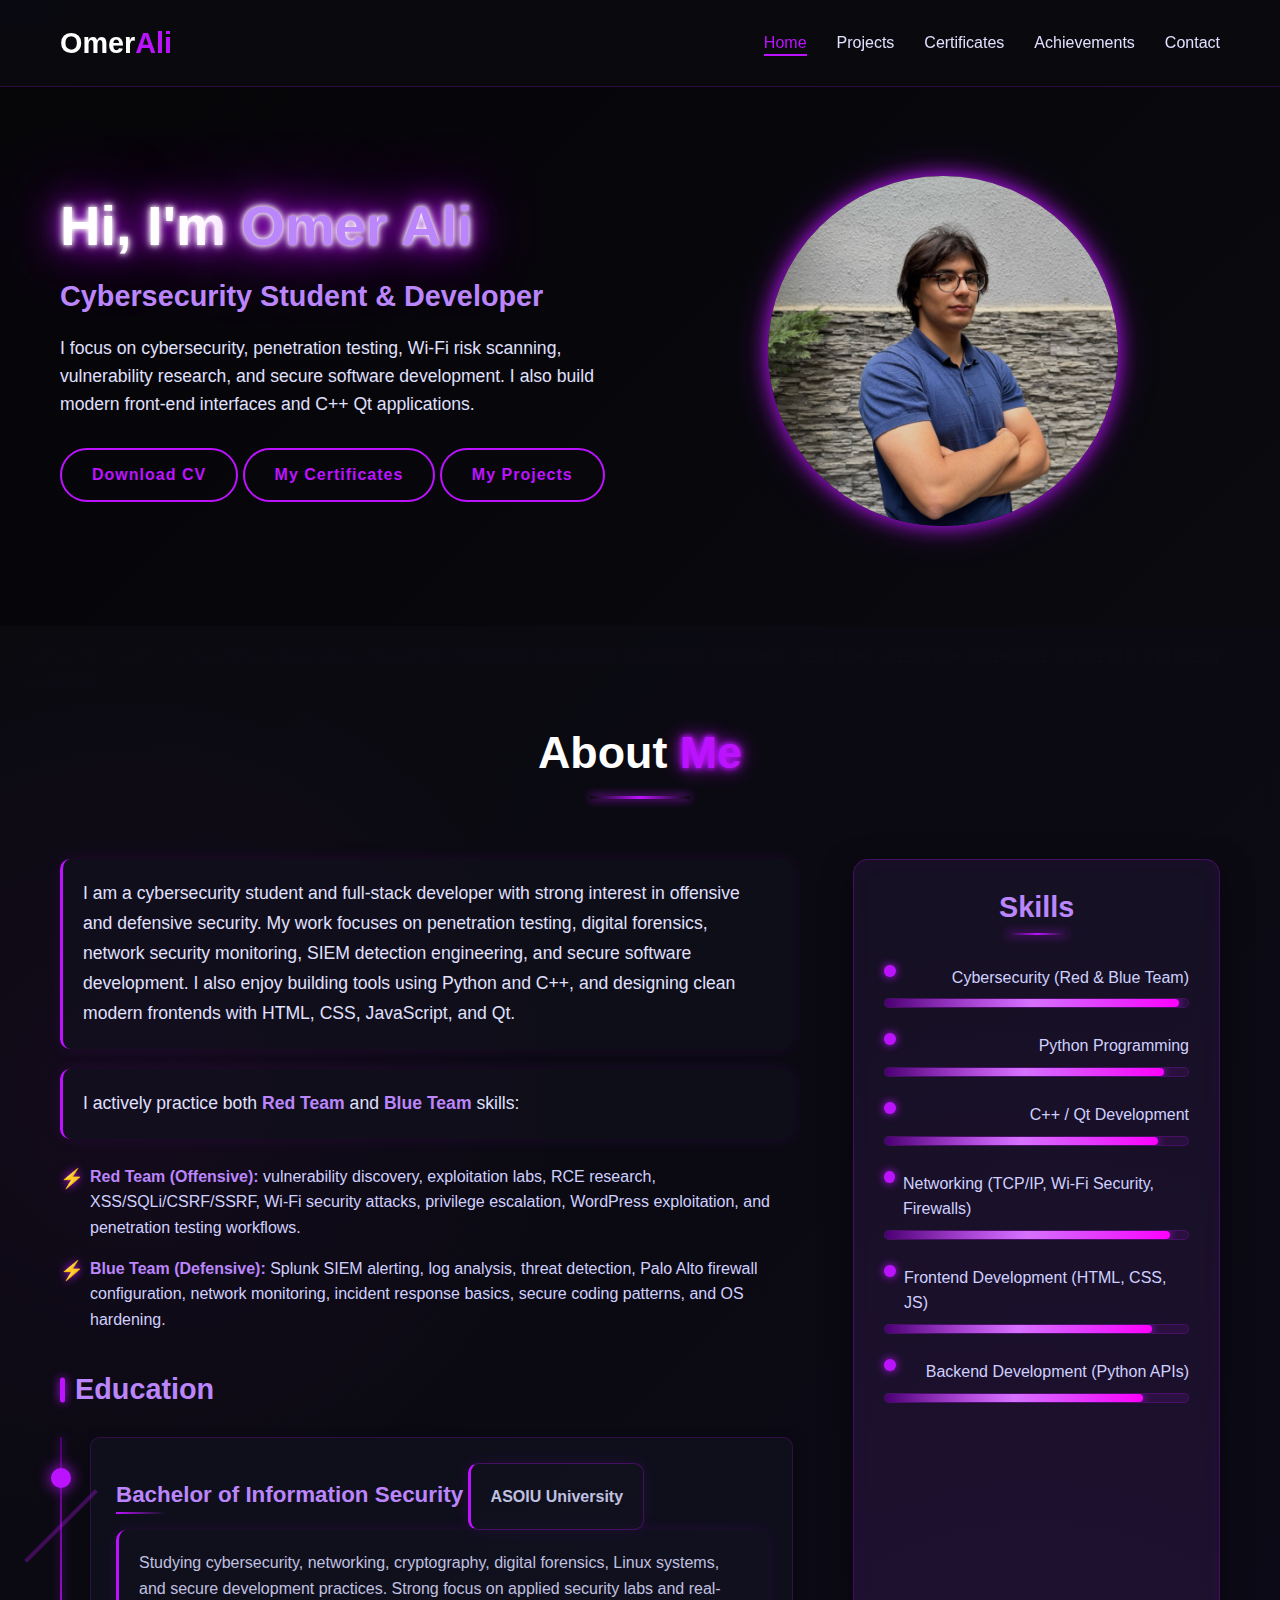
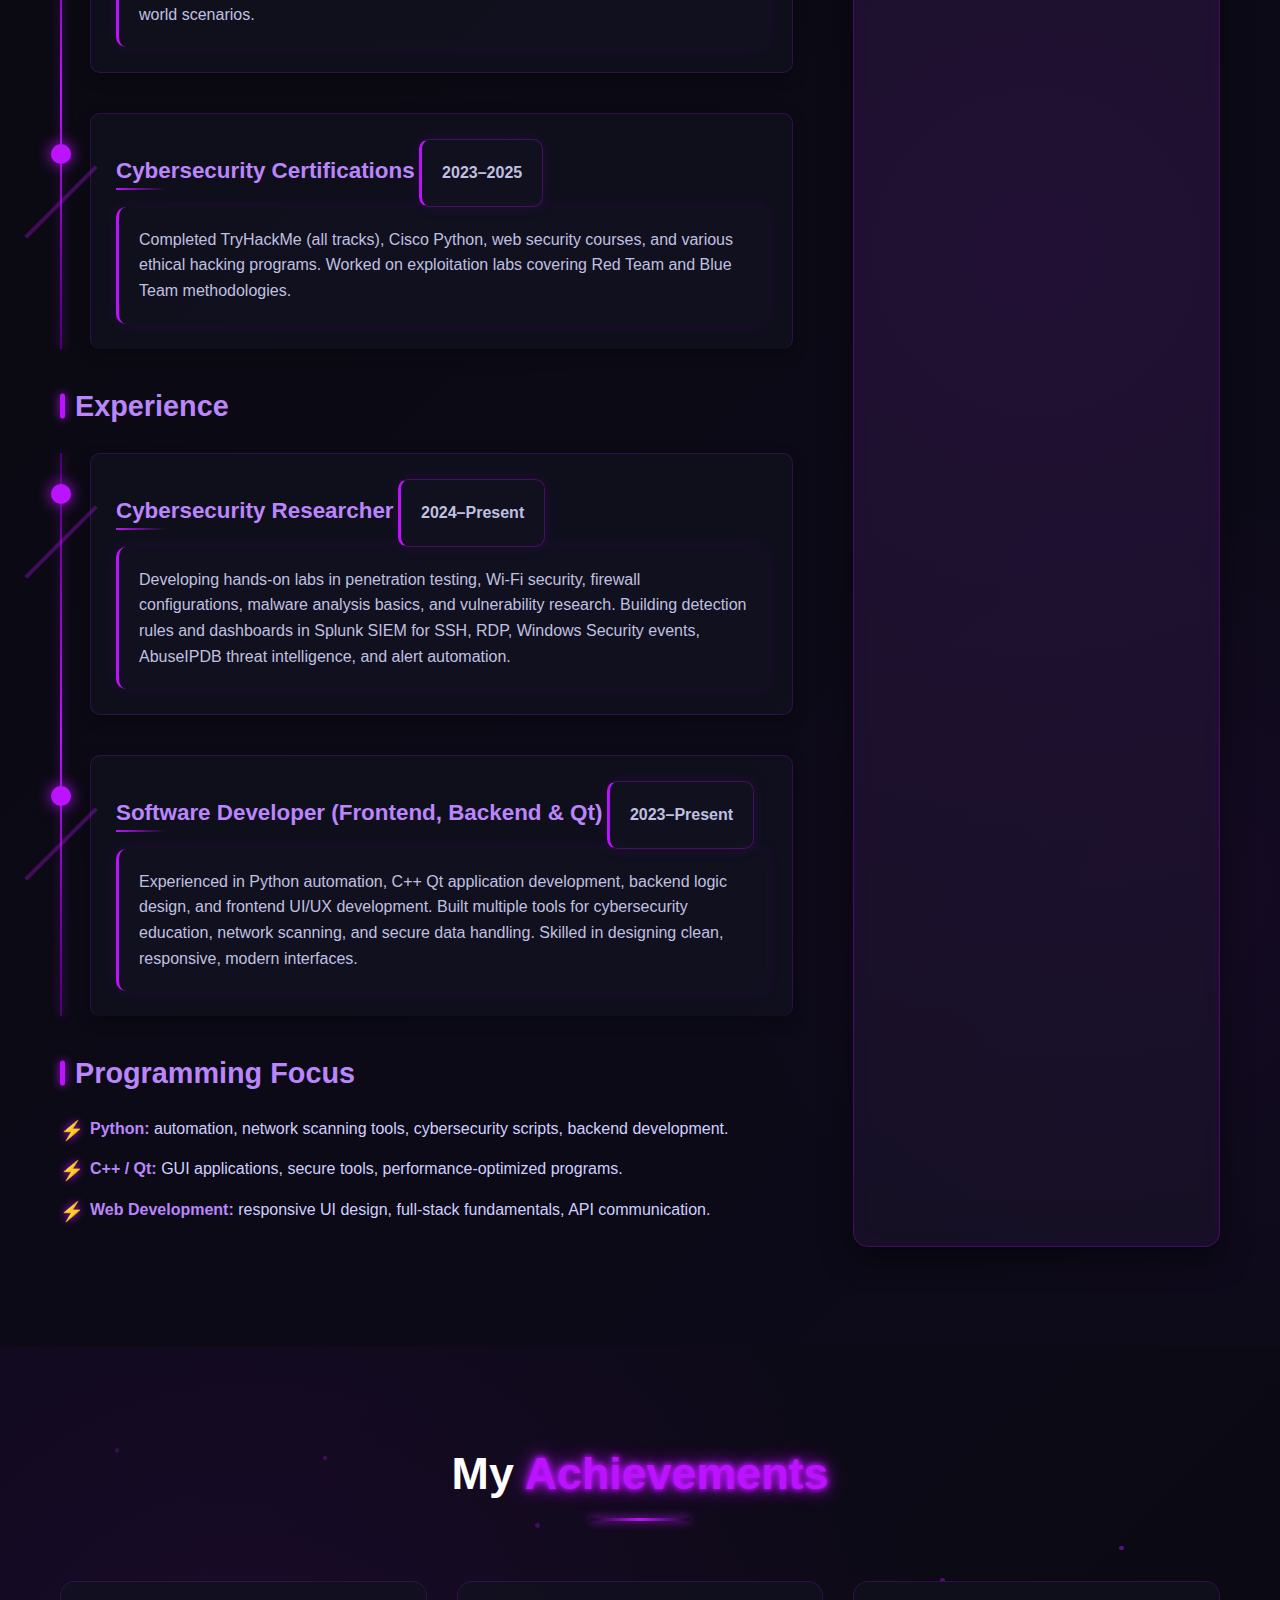
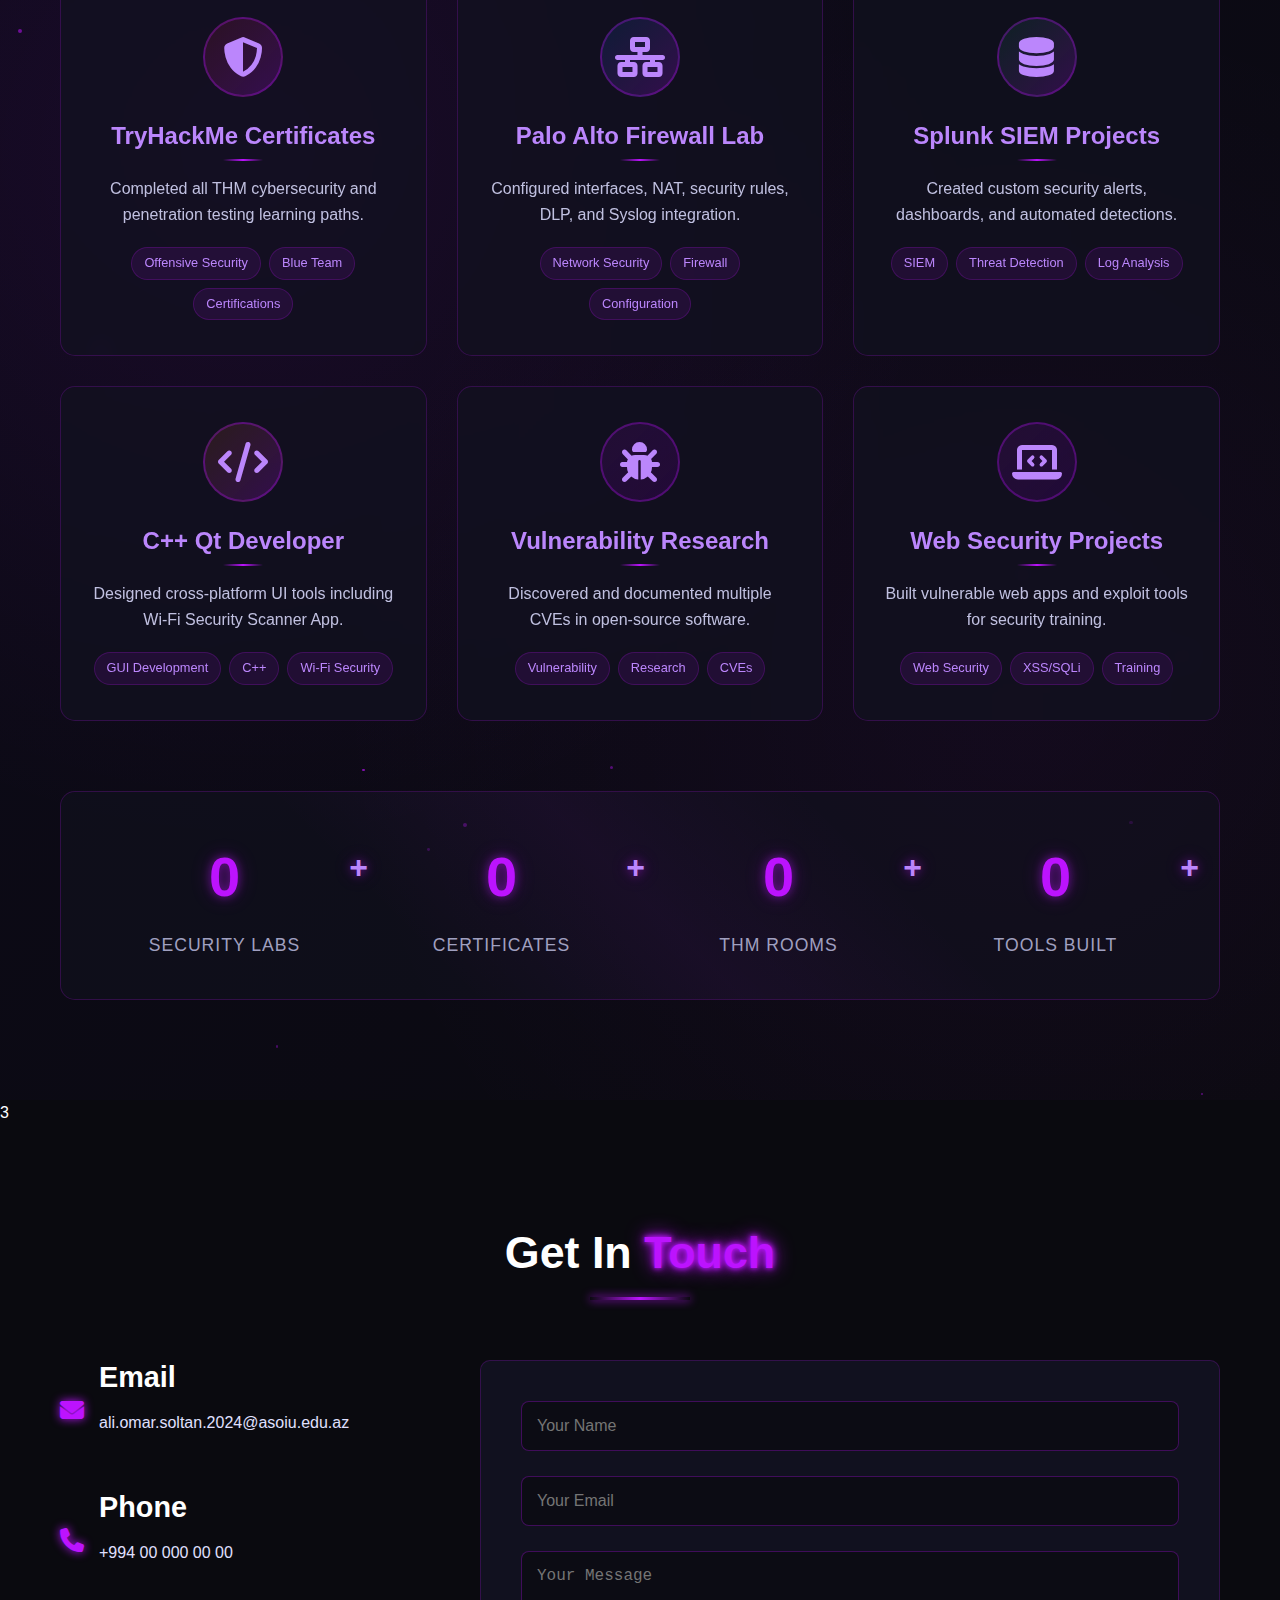
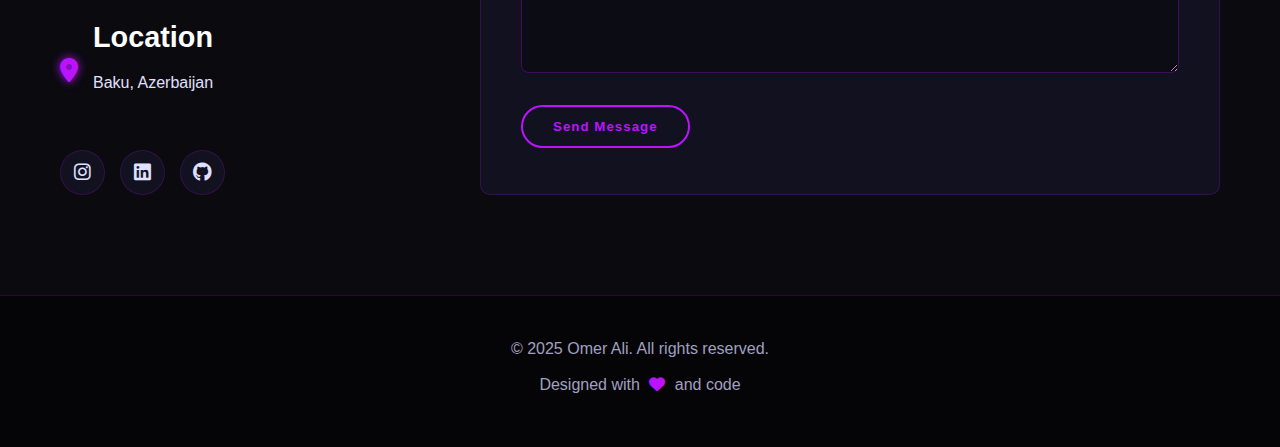
<file: index.html>
<!DOCTYPE html>
<html lang="en">
<head>
    <meta charset="UTF-8">
    <meta name="viewport" content="width=device-width, initial-scale=1.0">
    <title>Omer Ali | Portfolio</title>
    <link rel="stylesheet" href="assets/style.css">
    <link rel="stylesheet" href="https://cdnjs.cloudflare.com/ajax/libs/font-awesome/6.4.0/css/all.min.css">
</head>
<body>

<!-- Floating Social Bar -->
<div class="floating-social">
    <a href="https://www.instagram.com/omar.alllli/" target="_blank"><i class="fab fa-instagram"></i></a>
    <a href="https://www.linkedin.com/in/omar-ali-91957b356/" target="_blank"><i class="fab fa-linkedin"></i></a>
    <a href="#"><i class="fab fa-github"></i></a>
</div>

<!-- Navigation -->
<nav class="navbar">
    <div class="container">
        <a href="index.html" class="logo">Omer<span>Ali</span></a>
        <div class="nav-toggle" id="navToggle">
            <i class="fas fa-bars"></i>
        </div>
        <ul class="nav-menu" id="navMenu">
            <li><a href="index.html" class="active">Home</a></li>
            <li><a href="projects.html">Projects</a></li>
            <li><a href="certificates.html">Certificates</a></li>
            <li><a href="#achievements">Achievements</a></li>
            <li><a href="#contact">Contact</a></li>
        </ul>
    </div>
</nav>

<!-- Hero Section -->
<header class="hero">
    <div class="container">
        <div class="hero-content">
            <div class="hero-text">
                <h1 class="neon-text">Hi, I'm <span>Omer Ali</span></h1>
                <h2>Cybersecurity Student & Developer</h2>
                <p>I focus on cybersecurity, penetration testing, Wi-Fi risk scanning, vulnerability research, and secure software development. I also build modern front-end interfaces and C++ Qt applications.</p>

                <div class="hero-buttons">
                    <a href="omar.ali.cv.pdf" class="btn" target="_blank">Download CV</a>
                    <a href="certificates.html" class="btn">My Certificates</a>
                    <a href="projects.html" class="btn">My Projects</a>
                </div>
            </div>

            <div class="hero-image">
                <div class="profile-photo">
                    <img src="1762420438483.jpg" alt="Omer Ali">
                    <div class="neon-border"></div>
                </div>
            </div>
        </div>
    </div>
</header>

<section class="section about">
    <div class="container">
        <h2 class="section-title">About <span>Me</span></h2>

        <div class="about-content">

            <!-- ABOUT TEXT -->
            <div class="about-text">
                <p>
                    I am a cybersecurity student and full-stack developer with strong interest in
                    offensive and defensive security. My work focuses on penetration testing,
                    digital forensics, network security monitoring, SIEM detection engineering,
                    and secure software development. I also enjoy building tools using Python and
                    C++, and designing clean modern frontends with HTML, CSS, JavaScript, and Qt.
                </p>

                <p>
                    I actively practice both <strong>Red Team</strong> and <strong>Blue Team</strong> skills:
                </p>

                <ul>
                    <li><strong>Red Team (Offensive):</strong> vulnerability discovery, exploitation labs, RCE research, XSS/SQLi/CSRF/SSRF, Wi-Fi security attacks, privilege escalation, WordPress exploitation, and penetration testing workflows.</li>
                    <li><strong>Blue Team (Defensive):</strong> Splunk SIEM alerting, log analysis, threat detection, Palo Alto firewall configuration, network monitoring, incident response basics, secure coding patterns, and OS hardening.</li>
                </ul>

                <h3>Education</h3>
                <div class="timeline">

                    <div class="timeline-item">
                        <h4>Bachelor of Information Security</h4>
                        <p class="timeline-date">ASOIU University</p>
                        <p>
                            Studying cybersecurity, networking, cryptography, digital forensics, Linux systems,
                            and secure development practices. Strong focus on applied security labs and real-world scenarios.
                        </p>
                    </div>

                    <div class="timeline-item">
                        <h4>Cybersecurity Certifications</h4>
                        <p class="timeline-date">2023–2025</p>
                        <p>
                            Completed TryHackMe (all tracks), Cisco Python, web security courses, and various ethical hacking
                            programs. Worked on exploitation labs covering Red Team and Blue Team methodologies.
                        </p>
                    </div>
                </div>

                <h3>Experience</h3>
                <div class="timeline">

                    <div class="timeline-item">
                        <h4>Cybersecurity Researcher</h4>
                        <p class="timeline-date">2024–Present</p>
                        <p>
                            Developing hands-on labs in penetration testing, Wi-Fi security, firewall configurations,
                            malware analysis basics, and vulnerability research.
                            Building detection rules and dashboards in Splunk SIEM for SSH, RDP, Windows Security events,
                            AbuseIPDB threat intelligence, and alert automation.
                        </p>
                    </div>

                    <div class="timeline-item">
                        <h4>Software Developer (Frontend, Backend & Qt)</h4>
                        <p class="timeline-date">2023–Present</p>
                        <p>
                            Experienced in Python automation, C++ Qt application development, backend logic design,
                            and frontend UI/UX development. Built multiple tools for cybersecurity education, network scanning,
                            and secure data handling. Skilled in designing clean, responsive, modern interfaces.
                        </p>
                    </div>
                </div>

                <h3>Programming Focus</h3>
                <ul>
                    <li><strong>Python:</strong> automation, network scanning tools, cybersecurity scripts, backend development.</li>
                    <li><strong>C++ / Qt:</strong> GUI applications, secure tools, performance-optimized programs.</li>
                    <li><strong>Web Development:</strong> responsive UI design, full-stack fundamentals, API communication.</li>
                </ul>

            </div>

            <!-- SKILLS -->
            <div class="skills">
                <h3>Skills</h3>

                <div class="skill-item">
                    <p>Cybersecurity (Red & Blue Team)</p>
                    <div class="skill-bar"><div class="skill-level" style="width: 97%"></div></div>
                </div>

                <div class="skill-item">
                    <p>Python Programming</p>
                    <div class="skill-bar"><div class="skill-level" style="width: 92%"></div></div>
                </div>

                <div class="skill-item">
                    <p>C++ / Qt Development</p>
                    <div class="skill-bar"><div class="skill-level" style="width: 90%"></div></div>
                </div>

                <div class="skill-item">
                    <p>Networking (TCP/IP, Wi-Fi Security, Firewalls)</p>
                    <div class="skill-bar"><div class="skill-level" style="width: 94%"></div></div>
                </div>

                <div class="skill-item">
                    <p>Frontend Development (HTML, CSS, JS)</p>
                    <div class="skill-bar"><div class="skill-level" style="width: 88%"></div></div>
                </div>

                <div class="skill-item">
                    <p>Backend Development (Python APIs)</p>
                    <div class="skill-bar"><div class="skill-level" style="width: 85%"></div></div>
                </div>

            </div>
        </div>
    </div>
</section>


<!-- Achievements Section -->
<section class="section achievements" id="achievements">
    <div class="container">
        <h2 class="section-title">My <span>Achievements</span></h2>

        <div class="achievements-grid">
            <div class="achievement-box">
                <div class="achievement-icon">
                    <i class="fas fa-shield-halved"></i>
                </div>
                <h3>TryHackMe Certificates</h3>
                <p>Completed all THM cybersecurity and penetration testing learning paths.</p>
                <div class="achievement-tags">
                    <span>Offensive Security</span>
                    <span>Blue Team</span>
                    <span>Certifications</span>
                </div>
            </div>

            <div class="achievement-box">
                <div class="achievement-icon">
                    <i class="fas fa-network-wired"></i>
                </div>
                <h3>Palo Alto Firewall Lab</h3>
                <p>Configured interfaces, NAT, security rules, DLP, and Syslog integration.</p>
                <div class="achievement-tags">
                    <span>Network Security</span>
                    <span>Firewall</span>
                    <span>Configuration</span>
                </div>
            </div>

            <div class="achievement-box">
                <div class="achievement-icon">
                    <i class="fas fa-database"></i>
                </div>
                <h3>Splunk SIEM Projects</h3>
                <p>Created custom security alerts, dashboards, and automated detections.</p>
                <div class="achievement-tags">
                    <span>SIEM</span>
                    <span>Threat Detection</span>
                    <span>Log Analysis</span>
                </div>
            </div>

            <div class="achievement-box">
                <div class="achievement-icon">
                    <i class="fas fa-code"></i>
                </div>
                <h3>C++ Qt Developer</h3>
                <p>Designed cross-platform UI tools including Wi-Fi Security Scanner App.</p>
                <div class="achievement-tags">
                    <span>GUI Development</span>
                    <span>C++</span>
                    <span>Wi-Fi Security</span>
                </div>
            </div>

            <div class="achievement-box">
                <div class="achievement-icon">
                    <i class="fas fa-bug"></i>
                </div>
                <h3>Vulnerability Research</h3>
                <p>Discovered and documented multiple CVEs in open-source software.</p>
                <div class="achievement-tags">
                    <span>Vulnerability</span>
                    <span>Research</span>
                    <span>CVEs</span>
                </div>
            </div>

            <div class="achievement-box">
                <div class="achievement-icon">
                    <i class="fas fa-laptop-code"></i>
                </div>
                <h3>Web Security Projects</h3>
                <p>Built vulnerable web apps and exploit tools for security training.</p>
                <div class="achievement-tags">
                    <span>Web Security</span>
                    <span>XSS/SQLi</span>
                    <span>Training</span>
                </div>
            </div>
        </div>

        <!-- Achievement Counter Animation -->
        <div class="achievement-stats">
            <div class="stat-item">
                <div class="stat-number" data-count="50">0</div>
                <div class="stat-label">Security Labs</div>
            </div>
            <div class="stat-item">
                <div class="stat-number" data-count="15">0</div>
                <div class="stat-label">Certificates</div>
            </div>
            <div class="stat-item">
                <div class="stat-number" data-count="100">0</div>
                <div class="stat-label">THM Rooms</div>
            </div>
            <div class="stat-item">
                <div class="stat-number" data-count="25">0</div>
                <div class="stat-label">Tools Built</div>
            </div>
        </div>
    </div>
</section>3

<!-- Contact Section -->
<section class="section contact" id="contact">
    <div class="container">
        <h2 class="section-title">Get In <span>Touch</span></h2>
        <div class="contact-content">

            <div class="contact-info">
                <div class="contact-item">
                    <i class="fas fa-envelope neon-icon"></i>
                    <div>
                        <h3>Email</h3>
                        <p>ali.omar.soltan.2024@asoiu.edu.az</p>
                    </div>
                </div>

                <div class="contact-item">
                    <i class="fas fa-phone neon-icon"></i>
                    <div>
                        <h3>Phone</h3>
                        <p>+994 00 000 00 00</p>
                    </div>
                </div>

                <div class="contact-item">
                    <i class="fas fa-map-marker-alt neon-icon"></i>
                    <div>
                        <h3>Location</h3>
                        <p>Baku, Azerbaijan</p>
                    </div>
                </div>

                <div class="social-links">
                    <a href="https://www.instagram.com/omar.alllli/" target="_blank"><i class="fab fa-instagram"></i></a>
                    <a href="https://www.linkedin.com/in/omar-ali-91957b356/" target="_blank"><i class="fab fa-linkedin"></i></a>
                    <a href="#"><i class="fab fa-github"></i></a>
                </div>
            </div>

            <div class="contact-form">
                <form id="contactForm">
                    <div class="form-group">
                        <input type="text" placeholder="Your Name" required>
                    </div>
                    <div class="form-group">
                        <input type="email" placeholder="Your Email" required>
                    </div>
                    <div class="form-group">
                        <textarea placeholder="Your Message" rows="5" required></textarea>
                    </div>
                    <button type="submit" class="btn">Send Message</button>
                </form>
            </div>

        </div>
    </div>
</section>

<!-- Footer -->
<footer class="footer">
    <div class="container">
        <p>&copy; 2025 Omer Ali. All rights reserved.</p>
        <p>Designed with <i class="fas fa-heart"></i> and code</p>
    </div>
</footer>

<script src="script.js"></script>
</body>
</html>
</file>
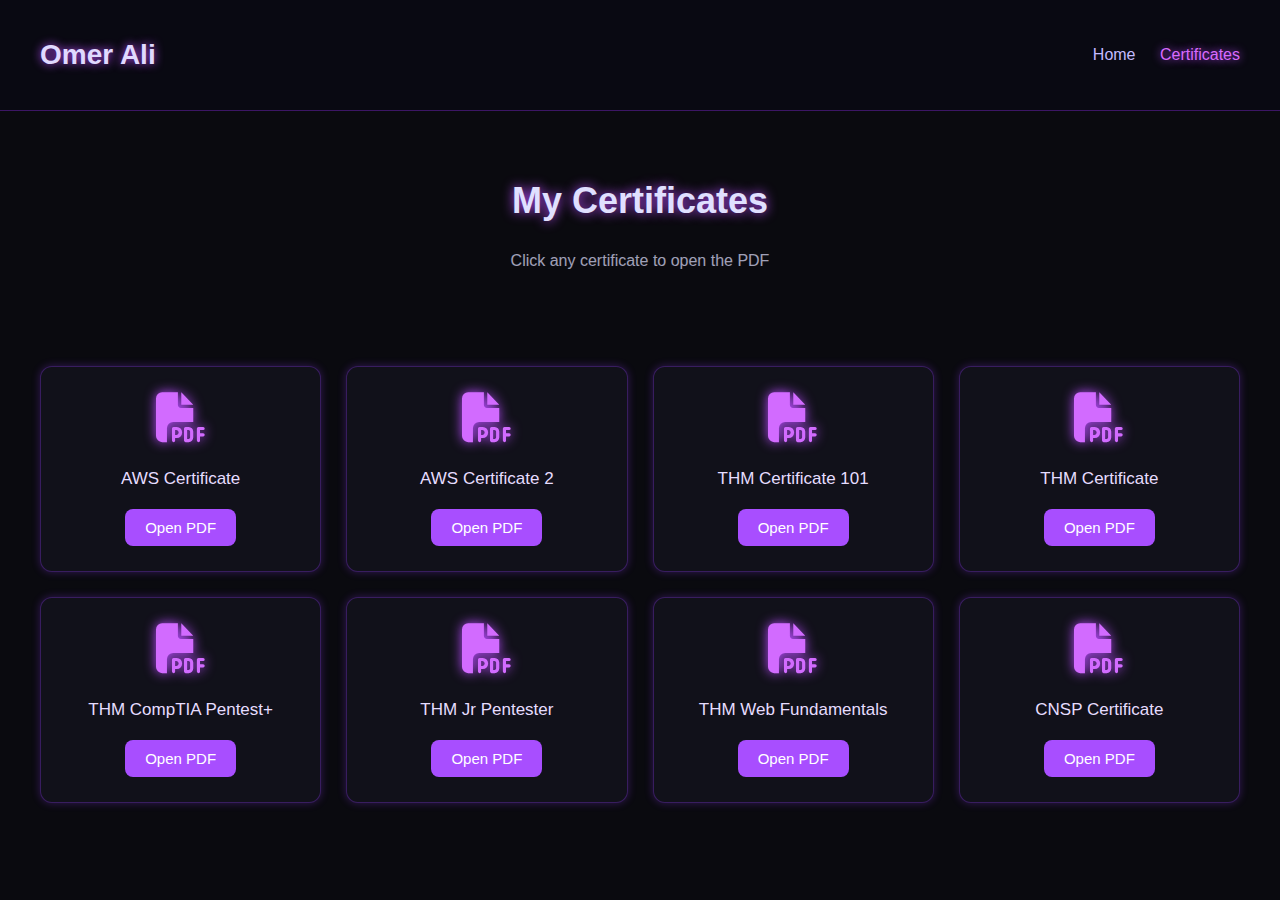
<file: certificates.html>
<!DOCTYPE html>
<html lang="en">
<head>
  <meta charset="UTF-8">
  <meta name="viewport" content="width=device-width, initial-scale=1.0">
  <title>Certificates - Omer Ali</title>
  <link rel="stylesheet" href="assets/cert.css">
  <link rel="stylesheet" href="https://cdnjs.cloudflare.com/ajax/libs/font-awesome/6.4.0/css/all.min.css">
</head>

<body>

<!-- Navigation -->
<header class="header">
  <h1 class="logo">Omer Ali</h1>
  <nav>
    <a href="index.html">Home</a>
    <a href="certificates.html" class="active">Certificates</a>
  </nav>
</header>

<!-- Page Title -->
<section class="page-title">
  <h2>My Certificates</h2>
  <p>Click any certificate to open the PDF</p>
</section>

<!-- Certificate Grid -->
<section class="gallery">

  <!-- Certificate Card -->
  <div class="cert-card">
    <i class="fas fa-file-pdf pdf-icon"></i>
    <p>AWS Certificate</p>
    <a href="certs/AWS CERTIFCATE.pdf" target="_blank" class="btn">Open PDF</a>
  </div>

  <div class="cert-card">
    <i class="fas fa-file-pdf pdf-icon"></i>
    <p>AWS Certificate 2</p>
    <a href="certs/aws certificate.pdf" target="_blank" class="btn">Open PDF</a>
  </div>

  <div class="cert-card">
    <i class="fas fa-file-pdf pdf-icon"></i>
    <p>THM Certificate 101</p>
    <a href="certs/thm cerificate 101.pdf" target="_blank" class="btn">Open PDF</a>
  </div>

  <div class="cert-card">
    <i class="fas fa-file-pdf pdf-icon"></i>
    <p>THM Certificate</p>
    <a href="certs/thm cerificate.pdf" target="_blank" class="btn">Open PDF</a>
  </div>

  <div class="cert-card">
    <i class="fas fa-file-pdf pdf-icon"></i>
    <p>THM CompTIA Pentest+</p>
    <a href="certs/thm certificate CompTIA Pentest+.pdf" target="_blank" class="btn">Open PDF</a>
  </div>

  <div class="cert-card">
    <i class="fas fa-file-pdf pdf-icon"></i>
    <p>THM Jr Pentester</p>
    <a href="certs/thm jr pentester certificate.pdf" target="_blank" class="btn">Open PDF</a>
  </div>

  <div class="cert-card">
    <i class="fas fa-file-pdf pdf-icon"></i>
    <p>THM Web Fundamentals</p>
    <a href="certs/web fundamentals thm certificate.pdf" target="_blank" class="btn">Open PDF</a>
  </div>

  <div class="cert-card">
    <i class="fas fa-file-pdf pdf-icon"></i>
    <p>CNSP Certificate</p>
    <a href="certs/ÖmərƏli-CertifiedNetworkSecurityPractitioner(CNSP) (1).pdf" target="_blank" class="btn">Open PDF</a>
  </div>

</section>

<script src="script.js"></script>

</body>
</html>
</file>
<file: assets/cert.css>
/* ====== GENERAL STYLES ====== */
body {
    margin: 0;
    font-family: Arial, Helvetica, sans-serif;
    background: #0a0a0f;
    color: #e0e0ff;
}

a {
    text-decoration: none;
}

/* ====== HEADER / NAV ====== */
.header {
    display: flex;
    justify-content: space-between;
    align-items: center;
    padding: 20px 40px;
    background: #090912;
    border-bottom: 1px solid rgba(138, 43, 226, 0.4);
    position: sticky;
    top: 0;
    z-index: 100;
}

.logo {
    font-size: 28px;
    font-weight: bold;
    color: #e0d9ff;
    text-shadow: 0 0 10px #b94cff;
}

nav a {
    margin-left: 20px;
    color: #c3baff;
    font-weight: 500;
}

nav a.active,
nav a:hover {
    color: #d96bff;
    text-shadow: 0 0 8px #b94cff;
}

/* ====== PAGE TITLE ====== */
.page-title {
    text-align: center;
    padding: 40px 20px;
}

.page-title h2 {
    font-size: 36px;
    text-shadow: 0 0 12px #b94cff;
}

.page-title p {
    font-size: 16px;
    opacity: 0.7;
}

/* ====== CERTIFICATE GRID ====== */
.gallery {
    display: grid;
    grid-template-columns: repeat(auto-fit, minmax(260px, 1fr));
    gap: 25px;
    padding: 40px;
    max-width: 1200px;
    margin: auto;
}

.cert-card {
    background: #11111a;
    padding: 25px;
    border-radius: 12px;
    text-align: center;
    border: 1px solid rgba(150, 60, 255, 0.3);
    transition: 0.3s;
    box-shadow: 0 0 8px rgba(150, 60, 255, 0.3);
}

.cert-card:hover {
    transform: translateY(-6px);
    box-shadow: 0 0 16px rgba(200, 90, 255, 0.6);
}

.pdf-icon {
    font-size: 50px;
    color: #d26bff;
    margin-bottom: 10px;
    text-shadow: 0 0 12px #b94cff;
}

/* Certificate Title */
.cert-card p {
    font-size: 17px;
    margin-bottom: 20px;
    color: #e6ddff;
}

/* ====== BUTTON ====== */
.btn {
    display: inline-block;
    padding: 10px 20px;
    background: #a84eff;
    color: white;
    border-radius: 8px;
    font-size: 15px;
    transition: 0.3s;
    border: none;
}

.btn:hover {
    background: #c06fff;
    box-shadow: 0 0 12px #c06fff;
}

/* ====== MOBILE ====== */
@media (max-width: 600px) {
    .header {
        flex-direction: column;
        text-align: center;
    }

    nav a {
        margin: 10px;
        display: inline-block;
    }
}
</file>
<file: assets/style.css>
/* Reset & Base Styles */
* {
    margin: 0;
    padding: 0;
    box-sizing: border-box;
}

html {
    scroll-behavior: smooth;
}

body {
    font-family: 'Segoe UI', Tahoma, Geneva, Verdana, sans-serif;
    line-height: 1.6;
    color: #fff;
    background-color: #0a0a0f;
    overflow-x: hidden;
}

.container {
    width: 100%;
    max-width: 1200px;
    margin: 0 auto;
    padding: 0 20px;
}

/* Neon Purple Color Scheme */
:root {
    --neon-purple: #bc13fe;
    --dark-purple: #4a0072;
    --light-purple: #bb86fc;
    --dark-bg: #0a0a0f;
    --darker-bg: #050508;
    --card-bg: #11111f;
    --text-color: #e0e0ff;
    --text-muted: #a0a0c0;
}

/* Typography */
h1, h2, h3, h4 {
    font-weight: 700;
    line-height: 1.2;
    margin-bottom: 1rem;
}

h1 {
    font-size: 3.5rem;
}

h2 {
    font-size: 2.5rem;
}

h3 {
    font-size: 1.8rem;
}

p {
    margin-bottom: 1.5rem;
    color: var(--text-color);
}

.neon-text {
    color: #fff;
    text-shadow:
            0 0 5px #fff,
            0 0 10px #fff,
            0 0 20px var(--neon-purple),
            0 0 40px var(--neon-purple),
            0 0 80px var(--neon-purple);
}

.neon-text span {
    color: var(--light-purple);
}

/* Buttons */
.btn {
    display: inline-block;
    padding: 12px 30px;
    background: transparent;
    color: var(--neon-purple);
    border: 2px solid var(--neon-purple);
    border-radius: 30px;
    text-decoration: none;
    font-weight: 600;
    letter-spacing: 1px;
    transition: all 0.3s ease;
    position: relative;
    overflow: hidden;
    z-index: 1;
}

.btn::before {
    content: '';
    position: absolute;
    top: 0;
    left: -100%;
    width: 100%;
    height: 100%;
    background: linear-gradient(90deg, transparent, var(--neon-purple), transparent);
    transition: left 0.5s ease;
    z-index: -1;
}

.btn:hover {
    color: #000;
    box-shadow: 0 0 15px var(--neon-purple);
}

.btn:hover::before {
    left: 100%;
}

/* Navigation */
.navbar {
    position: fixed;
    top: 0;
    left: 0;
    width: 100%;
    padding: 20px 0;
    background-color: rgba(10, 10, 15, 0.95);
    backdrop-filter: blur(10px);
    z-index: 1000;
    border-bottom: 1px solid rgba(188, 19, 254, 0.2);
}

.navbar .container {
    display: flex;
    justify-content: space-between;
    align-items: center;
}

.logo {
    font-size: 1.8rem;
    font-weight: 700;
    color: #fff;
    text-decoration: none;
}

.logo span {
    color: var(--neon-purple);
}

.nav-menu {
    display: flex;
    list-style: none;
}

.nav-menu li {
    margin-left: 30px;
}

.nav-menu a {
    color: var(--text-color);
    text-decoration: none;
    font-weight: 500;
    transition: color 0.3s ease;
    position: relative;
    padding: 5px 0;
}

.nav-menu a::after {
    content: '';
    position: absolute;
    bottom: 0;
    left: 0;
    width: 0;
    height: 2px;
    background: var(--neon-purple);
    transition: width 0.3s ease;
}

.nav-menu a:hover {
    color: var(--light-purple);
}

.nav-menu a:hover::after,
.nav-menu a.active::after {
    width: 100%;
}

.nav-menu a.active {
    color: var(--neon-purple);
}

.nav-toggle {
    display: none;
    font-size: 1.5rem;
    cursor: pointer;
    color: var(--neon-purple);
}

/* Hero Sections */
.hero {
    padding: 150px 0 100px;
    background: linear-gradient(135deg, var(--darker-bg) 0%, var(--dark-bg) 100%);
}

.hero-content {
    display: flex;
    align-items: center;
    justify-content: space-between;
    gap: 50px;
}

.hero-text {
    flex: 1;
}

.hero-text h1 {
    margin-bottom: 20px;
}

.hero-text h2 {
    font-size: 1.8rem;
    color: var(--light-purple);
    margin-bottom: 20px;
}

.hero-text p {
    font-size: 1.1rem;
    margin-bottom: 30px;
    max-width: 600px;
}

.hero-image {
    flex: 1;
    display: flex;
    justify-content: center;
}

.profile-photo {
    width: 350px;
    height: 350px;
    border-radius: 50%;
    position: relative;
    overflow: hidden;
    box-shadow:
            0 0 20px var(--neon-purple),
            0 0 40px rgba(188, 19, 254, 0.3);
}

.profile-photo img {
    width: 100%;
    height: 100%;
    object-fit: cover;
}

.neon-border {
    position: absolute;
    top: -4px;
    left: -4px;
    right: -4px;
    bottom: -4px;
    border-radius: 50%;
    background: linear-gradient(45deg, var(--neon-purple), var(--light-purple), var(--neon-purple));
    z-index: -1;
    animation: rotate 3s linear infinite;
}

@keyframes rotate {
    0% { transform: rotate(0deg); }
    100% { transform: rotate(360deg); }
}

.page-hero {
    padding: 180px 0 80px;
    text-align: center;
    background: linear-gradient(135deg, var(--darker-bg) 0%, var(--dark-bg) 100%);
}

.page-hero p {
    font-size: 1.2rem;
    max-width: 700px;
    margin: 0 auto;
    color: var(--text-muted);
}

/* Sections */
.section {
    padding: 100px 0;
}

.section-title {
    text-align: center;
    margin-bottom: 60px;
}

.section-title span {
    color: var(--neon-purple);
}

/* About Section */
.about-content {
    display: grid;
    grid-template-columns: 2fr 1fr;
    gap: 50px;
}

.timeline {
    margin-bottom: 30px;
}

.timeline-item {
    margin-bottom: 25px;
    padding-bottom: 25px;
    border-bottom: 1px solid rgba(188, 19, 254, 0.1);
}

.timeline-item:last-child {
    border-bottom: none;
}

.timeline-date {
    color: var(--neon-purple);
    font-weight: 600;
    margin-bottom: 8px;
}

.skills {
    background-color: var(--card-bg);
    padding: 30px;
    border-radius: 10px;
    border: 1px solid rgba(188, 19, 254, 0.2);
}

.skill-item {
    margin-bottom: 20px;
}

.skill-item p {
    margin-bottom: 8px;
    display: flex;
    justify-content: space-between;
}

.skill-bar {
    height: 10px;
    background-color: rgba(188, 19, 254, 0.1);
    border-radius: 5px;
    overflow: hidden;
}

.skill-level {
    height: 100%;
    background: linear-gradient(90deg, var(--dark-purple), var(--neon-purple));
    border-radius: 5px;
    position: relative;
}

.skill-level::after {
    content: '';
    position: absolute;
    top: 0;
    left: 0;
    right: 0;
    bottom: 0;
    background: linear-gradient(90deg, transparent, rgba(255, 255, 255, 0.4), transparent);
    animation: shimmer 2s infinite;
}

@keyframes shimmer {
    0% { transform: translateX(-100%); }
    100% { transform: translateX(100%); }
}

/* Contact Section */
.contact-content {
    display: grid;
    grid-template-columns: 1fr 2fr;
    gap: 50px;
}

.contact-item {
    display: flex;
    align-items: center;
    margin-bottom: 30px;
}

.neon-icon {
    font-size: 1.5rem;
    color: var(--neon-purple);
    margin-right: 15px;
    text-shadow: 0 0 10px var(--neon-purple);
}

.social-links {
    display: flex;
    gap: 15px;
    margin-top: 30px;
}

.social-links a {
    display: inline-flex;
    align-items: center;
    justify-content: center;
    width: 45px;
    height: 45px;
    background-color: var(--card-bg);
    border-radius: 50%;
    color: var(--text-color);
    font-size: 1.2rem;
    text-decoration: none;
    transition: all 0.3s ease;
    border: 1px solid rgba(188, 19, 254, 0.2);
}

.social-links a:hover {
    color: var(--neon-purple);
    transform: translateY(-5px);
    box-shadow: 0 5px 15px rgba(188, 19, 254, 0.3);
}

.contact-form {
    background-color: var(--card-bg);
    padding: 40px;
    border-radius: 10px;
    border: 1px solid rgba(188, 19, 254, 0.2);
}

.form-group {
    margin-bottom: 25px;
}

.form-group input,
.form-group textarea {
    width: 100%;
    padding: 15px;
    background-color: rgba(10, 10, 15, 0.7);
    border: 1px solid rgba(188, 19, 254, 0.3);
    border-radius: 8px;
    color: #fff;
    font-size: 1rem;
    transition: all 0.3s ease;
}

.form-group input:focus,
.form-group textarea:focus {
    outline: none;
    border-color: var(--neon-purple);
    box-shadow: 0 0 10px rgba(188, 19, 254, 0.3);
}

/* Projects Section */
.projects-filter {
    display: flex;
    justify-content: center;
    flex-wrap: wrap;
    gap: 15px;
    margin-bottom: 50px;
}

.filter-btn {
    padding: 10px 25px;
    background-color: transparent;
    border: 1px solid rgba(188, 19, 254, 0.3);
    color: var(--text-color);
    border-radius: 30px;
    cursor: pointer;
    transition: all 0.3s ease;
}

.filter-btn.active,
.filter-btn:hover {
    background-color: var(--neon-purple);
    color: #000;
    border-color: var(--neon-purple);
    box-shadow: 0 0 15px rgba(188, 19, 254, 0.5);
}

.projects-grid {
    display: grid;
    grid-template-columns: repeat(auto-fill, minmax(350px, 1fr));
    gap: 30px;
}

.project-card {
    background-color: var(--card-bg);
    border-radius: 10px;
    overflow: hidden;
    border: 1px solid rgba(188, 19, 254, 0.2);
    transition: transform 0.3s ease, box-shadow 0.3s ease;
}

.project-card:hover {
    transform: translateY(-10px);
    box-shadow: 0 15px 30px rgba(188, 19, 254, 0.2);
}

.project-image {
    height: 200px;
    overflow: hidden;
    position: relative;
}

.project-image img {
    width: 100%;
    height: 100%;
    object-fit: cover;
    transition: transform 0.5s ease;
}

.project-card:hover .project-image img {
    transform: scale(1.1);
}

.project-overlay {
    position: absolute;
    top: 0;
    left: 0;
    width: 100%;
    height: 100%;
    background-color: rgba(10, 10, 15, 0.8);
    display: flex;
    align-items: center;
    justify-content: center;
    opacity: 0;
    transition: opacity 0.3s ease;
}

.project-card:hover .project-overlay {
    opacity: 1;
}

.project-link {
    padding: 10px 25px;
    background-color: var(--neon-purple);
    color: #000;
    text-decoration: none;
    border-radius: 30px;
    font-weight: 600;
    transition: all 0.3s ease;
}

.project-link:hover {
    background-color: var(--light-purple);
    box-shadow: 0 0 15px var(--neon-purple);
}

.project-info {
    padding: 25px;
}

.project-info h3 {
    margin-bottom: 10px;
    color: var(--light-purple);
}

.project-info p {
    color: var(--text-muted);
    margin-bottom: 15px;
    font-size: 0.95rem;
}

.project-tags {
    display: flex;
    flex-wrap: wrap;
    gap: 10px;
}

.project-tags span {
    padding: 5px 12px;
    background-color: rgba(188, 19, 254, 0.1);
    color: var(--light-purple);
    border-radius: 20px;
    font-size: 0.8rem;
}

/* Blog Section */
.blog-grid {
    display: grid;
    grid-template-columns: repeat(auto-fill, minmax(350px, 1fr));
    gap: 40px;
}

.blog-post {
    background-color: var(--card-bg);
    border-radius: 10px;
    overflow: hidden;
    border: 1px solid rgba(188, 19, 254, 0.2);
    transition: transform 0.3s ease;
}

.blog-post:hover {
    transform: translateY(-10px);
}

.blog-post-image {
    height: 220px;
    overflow: hidden;
    position: relative;
}

.blog-post-image img {
    width: 100%;
    height: 100%;
    object-fit: cover;
    transition: transform 0.5s ease;
}

.blog-post:hover .blog-post-image img {
    transform: scale(1.1);
}

.blog-post-date {
    position: absolute;
    top: 20px;
    right: 20px;
    background-color: var(--neon-purple);
    color: #000;
    padding: 8px 15px;
    border-radius: 5px;
    font-weight: 600;
    font-size: 0.9rem;
}

.blog-post-content {
    padding: 30px;
}

.blog-post-content h2 {
    font-size: 1.5rem;
    margin-bottom: 15px;
    color: var(--light-purple);
}

.blog-post-excerpt {
    color: var(--text-muted);
    margin-bottom: 20px;
}

.blog-post-meta {
    display: flex;
    justify-content: space-between;
    margin-bottom: 20px;
    font-size: 0.9rem;
    color: var(--text-muted);
}

.blog-post-link {
    color: var(--neon-purple);
    text-decoration: none;
    font-weight: 600;
    display: inline-flex;
    align-items: center;
    transition: all 0.3s ease;
}

.blog-post-link i {
    margin-left: 8px;
    transition: transform 0.3s ease;
}

.blog-post-link:hover i {
    transform: translateX(5px);
}

.blog-pagination {
    display: flex;
    justify-content: center;
    gap: 10px;
    margin-top: 60px;
}

.pagination-btn {
    display: inline-flex;
    align-items: center;
    justify-content: center;
    width: 45px;
    height: 45px;
    background-color: var(--card-bg);
    color: var(--text-color);
    border-radius: 50%;
    text-decoration: none;
    transition: all 0.3s ease;
    border: 1px solid rgba(188, 19, 254, 0.2);
}

.pagination-btn.active,
.pagination-btn:hover {
    background-color: var(--neon-purple);
    color: #000;
    border-color: var(--neon-purple);
}

.pagination-btn.next {
    width: auto;
    padding: 0 20px;
    border-radius: 30px;
}

/* Newsletter */
.newsletter {
    text-align: center;
    background-color: var(--card-bg);
    border-radius: 15px;
    padding: 60px 40px;
    border: 1px solid rgba(188, 19, 254, 0.2);
}

.newsletter h2 {
    color: var(--light-purple);
}

.newsletter p {
    max-width: 600px;
    margin: 0 auto 30px;
    color: var(--text-muted);
}

.newsletter-form {
    display: flex;
    max-width: 500px;
    margin: 0 auto;
}

.newsletter-form input {
    flex: 1;
    padding: 15px 20px;
    background-color: rgba(10, 10, 15, 0.7);
    border: 1px solid rgba(188, 19, 254, 0.3);
    border-radius: 30px 0 0 30px;
    color: #fff;
    font-size: 1rem;
}

.newsletter-form button {
    border-radius: 0 30px 30px 0;
    border-left: none;
}

/* CTA Section */
.cta {
    text-align: center;
    background: linear-gradient(135deg, var(--dark-purple), var(--darker-bg));
    border-radius: 15px;
    padding: 80px 40px;
}

.cta h2 {
    color: var(--light-purple);
    margin-bottom: 15px;
}

.cta p {
    max-width: 600px;
    margin: 0 auto 30px;
    color: var(--text-muted);
}

/* Footer */
.footer {
    padding: 40px 0;
    text-align: center;
    background-color: var(--darker-bg);
    border-top: 1px solid rgba(188, 19, 254, 0.2);
}

.footer p {
    margin-bottom: 10px;
    color: var(--text-muted);
}

.footer i {
    color: var(--neon-purple);
    margin: 0 5px;
}

/* Responsive Design */
@media (max-width: 992px) {
    h1 {
        font-size: 2.8rem;
    }

    h2 {
        font-size: 2.2rem;
    }

    .hero-content {
        flex-direction: column;
        text-align: center;
    }

    .about-content {
        grid-template-columns: 1fr;
    }

    .contact-content {
        grid-template-columns: 1fr;
    }

    .projects-grid,
    .blog-grid {
        grid-template-columns: repeat(auto-fill, minmax(300px, 1fr));
    }
}

@media (max-width: 768px) {
    .nav-menu {
        position: fixed;
        top: 80px;
        left: -100%;
        width: 100%;
        flex-direction: column;
        background-color: var(--darker-bg);
        padding: 20px;
        transition: left 0.3s ease;
        border-top: 1px solid rgba(188, 19, 254, 0.2);
    }

    .nav-menu.active {
        left: 0;
    }

    .nav-menu li {
        margin: 15px 0;
        text-align: center;
    }

    .nav-toggle {
        display: block;
    }

    .profile-photo {
        width: 280px;
        height: 280px;
    }

    .projects-filter {
        gap: 10px;
    }

    .filter-btn {
        padding: 8px 20px;
        font-size: 0.9rem;
    }

    .newsletter-form {
        flex-direction: column;
    }

    .newsletter-form input {
        border-radius: 30px;
        margin-bottom: 15px;
    }

    .newsletter-form button {
        border-radius: 30px;
        width: 100%;
    }
}

@media (max-width: 576px) {
    h1 {
        font-size: 2.2rem;
    }

    h2 {
        font-size: 1.8rem;
    }

    .section {
        padding: 70px 0;
    }

    .hero {
        padding: 130px 0 70px;
    }

    .profile-photo {
        width: 220px;
        height: 220px;
    }

    .projects-grid,
    .blog-grid {
        grid-template-columns: 1fr;
    }

    .contact-form {
        padding: 25px;
    }
}

/* About Section - Neon Purple Cybersecurity Theme */
.section.about {
    padding: 100px 0;
    background: linear-gradient(135deg, #0a0a0f 0%, #0d0a1a 100%);
    position: relative;
    overflow: hidden;
}

.section.about::before {
    content: '';
    position: absolute;
    top: 0;
    left: 0;
    width: 100%;
    height: 100%;
    background-image:
            radial-gradient(circle at 10% 20%, rgba(188, 19, 254, 0.05) 0%, transparent 20%),
            radial-gradient(circle at 90% 80%, rgba(188, 19, 254, 0.05) 0%, transparent 20%);
    z-index: 0;
}

.section.about .container {
    position: relative;
    z-index: 1;
}

/* Section Title */
.section-title {
    text-align: center;
    margin-bottom: 60px;
    font-size: 2.8rem;
    position: relative;
    padding-bottom: 20px;
}

.section-title::after {
    content: '';
    position: absolute;
    bottom: 0;
    left: 50%;
    transform: translateX(-50%);
    width: 100px;
    height: 3px;
    background: linear-gradient(90deg, transparent, var(--neon-purple), transparent);
    box-shadow: 0 0 10px var(--neon-purple);
}

.section-title span {
    color: var(--neon-purple);
    text-shadow:
            0 0 5px var(--neon-purple),
            0 0 10px var(--neon-purple),
            0 0 20px var(--neon-purple);
    animation: neon-pulse 3s infinite alternate;
}

@keyframes neon-pulse {
    0% {
        text-shadow:
                0 0 5px var(--neon-purple),
                0 0 10px var(--neon-purple),
                0 0 20px var(--neon-purple);
    }
    100% {
        text-shadow:
                0 0 10px var(--neon-purple),
                0 0 20px var(--neon-purple),
                0 0 40px var(--neon-purple);
    }
}

/* About Content Layout */
.about-content {
    display: grid;
    grid-template-columns: 2fr 1fr;
    gap: 60px;
    margin-top: 40px;
}

/* About Text Styling */
.about-text p {
    line-height: 1.7;
    margin-bottom: 20px;
    color: #e0e0ff;
    font-size: 1.1rem;
    background: rgba(17, 17, 31, 0.5);
    padding: 20px;
    border-radius: 10px;
    border-left: 3px solid var(--neon-purple);
    box-shadow: 0 0 15px rgba(188, 19, 254, 0.1);
}

.about-text p strong {
    color: var(--light-purple);
    font-weight: 600;
}

/* Lists Styling */
.about-text ul {
    list-style: none;
    margin: 25px 0;
    padding: 0;
}

.about-text ul li {
    position: relative;
    padding-left: 30px;
    margin-bottom: 15px;
    color: #d0d0ff;
    line-height: 1.6;
}

.about-text ul li::before {
    content: '⚡';
    position: absolute;
    left: 0;
    color: var(--neon-purple);
    font-size: 1.2rem;
    text-shadow: 0 0 8px var(--neon-purple);
}

.about-text ul li strong {
    color: var(--light-purple);
    font-weight: 600;
}

/* Cybersecurity-specific list styling */
.about-text ul li:contains("Red Team")::before {
    content: '🔴';
}

.about-text ul li:contains("Blue Team")::before {
    content: '🔵';
}

.about-text ul li:contains("Python")::before {
    content: '🐍';
}

.about-text ul li:contains("C++")::before {
    content: '⚙️';
}

.about-text ul li:contains("Web Development")::before {
    content: '🌐';
}

/* Timeline Styling */
.timeline {
    position: relative;
    padding-left: 30px;
    margin: 30px 0;
}

.timeline::before {
    content: '';
    position: absolute;
    left: 0;
    top: 0;
    bottom: 0;
    width: 2px;
    background: linear-gradient(to bottom, var(--dark-purple), var(--neon-purple), var(--dark-purple));
    box-shadow: 0 0 10px rgba(188, 19, 254, 0.5);
}

.timeline-item {
    position: relative;
    margin-bottom: 40px;
    padding: 25px;
    background: rgba(17, 17, 31, 0.7);
    border-radius: 10px;
    border: 1px solid rgba(188, 19, 254, 0.2);
    box-shadow: 0 5px 15px rgba(0, 0, 0, 0.3);
    transition: all 0.3s ease;
}

.timeline-item:hover {
    transform: translateX(10px);
    border-color: var(--neon-purple);
    box-shadow: 0 10px 25px rgba(188, 19, 254, 0.3);
}

.timeline-item::before {
    content: '';
    position: absolute;
    left: -40px;
    top: 30px;
    width: 20px;
    height: 20px;
    background: var(--neon-purple);
    border-radius: 50%;
    box-shadow: 0 0 15px var(--neon-purple);
    z-index: 1;
}

.timeline-item::after {
    content: '';
    position: absolute;
    left: -32px;
    top: 38px;
    width: 4px;
    height: 100px;
    background: var(--neon-purple);
    transform: rotate(45deg);
    opacity: 0.3;
}

.timeline-item h4 {
    color: var(--light-purple);
    font-size: 1.4rem;
    margin-bottom: 8px;
    position: relative;
    display: inline-block;
}

.timeline-item h4::after {
    content: '';
    position: absolute;
    bottom: -5px;
    left: 0;
    width: 50px;
    height: 2px;
    background: linear-gradient(90deg, var(--neon-purple), transparent);
}

.timeline-date {
    color: var(--neon-purple);
    font-weight: 600;
    margin-bottom: 10px;
    display: inline-block;
    padding: 3px 12px;
    background: rgba(188, 19, 254, 0.1);
    border-radius: 15px;
    font-size: 0.9rem;
    border: 1px solid rgba(188, 19, 254, 0.3);
}

.timeline-item p {
    color: #c0c0e0;
    line-height: 1.6;
    font-size: 1rem;
    margin-bottom: 0;
}

/* Headings inside About */
.about-text h3 {
    color: var(--light-purple);
    margin: 40px 0 20px;
    font-size: 1.8rem;
    position: relative;
    padding-left: 15px;
}

.about-text h3::before {
    content: '';
    position: absolute;
    left: 0;
    top: 50%;
    transform: translateY(-50%);
    width: 5px;
    height: 25px;
    background: var(--neon-purple);
    border-radius: 3px;
    box-shadow: 0 0 10px var(--neon-purple);
}

/* Skills Section Styling */
.skills {
    background: rgba(17, 17, 31, 0.8);
    padding: 30px;
    border-radius: 15px;
    border: 1px solid rgba(188, 19, 254, 0.3);
    box-shadow:
            0 10px 30px rgba(0, 0, 0, 0.5),
            inset 0 0 20px rgba(188, 19, 254, 0.05);
    position: relative;
    overflow: hidden;
}

.skills::before {
    content: '';
    position: absolute;
    top: -50%;
    left: -50%;
    width: 200%;
    height: 200%;
    background: radial-gradient(circle, rgba(188, 19, 254, 0.1) 0%, transparent 70%);
    z-index: 0;
}

.skills h3 {
    color: var(--light-purple);
    margin-bottom: 30px;
    font-size: 1.8rem;
    text-align: center;
    position: relative;
    z-index: 1;
    padding-bottom: 10px;
}

.skills h3::after {
    content: '';
    position: absolute;
    bottom: 0;
    left: 50%;
    transform: translateX(-50%);
    width: 60px;
    height: 2px;
    background: linear-gradient(90deg, transparent, var(--neon-purple), transparent);
    box-shadow: 0 0 10px var(--neon-purple);
}

.skill-item {
    margin-bottom: 25px;
    position: relative;
    z-index: 1;
}

.skill-item p {
    display: flex;
    justify-content: space-between;
    margin-bottom: 8px;
    color: #d0d0ff;
    font-weight: 500;
    font-size: 1rem;
}

.skill-bar {
    height: 10px;
    background: rgba(188, 19, 254, 0.1);
    border-radius: 5px;
    overflow: hidden;
    position: relative;
    border: 1px solid rgba(188, 19, 254, 0.2);
}

.skill-level {
    height: 100%;
    background: linear-gradient(90deg,
    var(--dark-purple),
    var(--neon-purple),
    #ff00ff);
    border-radius: 5px;
    position: relative;
    transition: width 1.5s ease-in-out;
    box-shadow: 0 0 10px var(--neon-purple);
}

.skill-level::after {
    content: '';
    position: absolute;
    top: 0;
    left: 0;
    right: 0;
    bottom: 0;
    background: linear-gradient(90deg,
    transparent,
    rgba(255, 255, 255, 0.4),
    transparent);
    animation: cyber-shimmer 2s infinite;
}

@keyframes cyber-shimmer {
    0% {
        transform: translateX(-100%);
    }
    100% {
        transform: translateX(100%);
    }
}

/* Cybersecurity skill labels */
.skill-item p::before {
    content: '';
    display: inline-block;
    width: 12px;
    height: 12px;
    background: var(--neon-purple);
    border-radius: 50%;
    margin-right: 8px;
    box-shadow: 0 0 8px var(--neon-purple);
}

/* Specific skill animations */
.skill-item:nth-child(1) .skill-level { animation-delay: 0.1s; }
.skill-item:nth-child(2) .skill-level { animation-delay: 0.3s; }
.skill-item:nth-child(3) .skill-level { animation-delay: 0.5s; }
.skill-item:nth-child(4) .skill-level { animation-delay: 0.7s; }
.skill-item:nth-child(5) .skill-level { animation-delay: 0.9s; }
.skill-item:nth-child(6) .skill-level { animation-delay: 1.1s; }

/* Responsive Design */
@media (max-width: 992px) {
    .about-content {
        grid-template-columns: 1fr;
        gap: 40px;
    }

    .section-title {
        font-size: 2.4rem;
    }

    .timeline-item {
        padding: 20px;
    }
}

@media (max-width: 768px) {
    .section.about {
        padding: 70px 0;
    }

    .section-title {
        font-size: 2rem;
        margin-bottom: 40px;
    }

    .about-text p {
        font-size: 1rem;
        padding: 15px;
    }

    .timeline {
        padding-left: 20px;
    }

    .timeline-item::before {
        left: -30px;
        width: 15px;
        height: 15px;
    }

    .skills {
        padding: 25px;
    }

    .skill-item p {
        font-size: 0.95rem;
    }
}

@media (max-width: 576px) {
    .section-title {
        font-size: 1.8rem;
    }

    .about-text h3 {
        font-size: 1.5rem;
    }

    .timeline-item h4 {
        font-size: 1.2rem;
    }

    .skills h3 {
        font-size: 1.5rem;
    }
}

/* Additional Cybersecurity Theme Elements */
.cyber-grid {
    position: absolute;
    top: 0;
    left: 0;
    width: 100%;
    height: 100%;
    background-image:
            linear-gradient(rgba(188, 19, 254, 0.05) 1px, transparent 1px),
            linear-gradient(90deg, rgba(188, 19, 254, 0.05) 1px, transparent 1px);
    background-size: 50px 50px;
    pointer-events: none;
    z-index: 0;
}

/* Binary code animation in background */
.binary-animation {
    position: absolute;
    color: rgba(188, 19, 254, 0.1);
    font-family: 'Courier New', monospace;
    font-size: 0.8rem;
    white-space: nowrap;
    animation: binary-scroll 20s linear infinite;
    z-index: 0;
}

@keyframes binary-scroll {
    0% { transform: translateY(100%); }
    100% { transform: translateY(-100%); }
}

/* Add binary animation to about section */
.section.about::after {
    content: '01001000 01100001 01100011 01101011 00100000 01010100 01101000 01100101 00100000 01010000 01101100 01100001 01101110 01100101 01110100';
    position: absolute;
    top: 0;
    left: 0;
    width: 100%;
    height: 100%;
    color: rgba(188, 19, 254, 0.03);
    font-family: 'Courier New', monospace;
    font-size: 1rem;
    line-height: 1.5;
    padding: 20px;
    pointer-events: none;
    z-index: 0;
}

/* Skills section glow effect */
.skills .skill-item:hover .skill-bar {
    box-shadow: 0 0 15px var(--neon-purple);
}

.skills .skill-item:hover .skill-level {
    background: linear-gradient(90deg,
    var(--dark-purple),
    var(--neon-purple),
    #ff00ff,
    var(--neon-purple));
    box-shadow: 0 0 20px var(--neon-purple);
}


/* Achievements Section - Neon Purple Theme */
.section.achievements {
    padding: 100px 0;
    background: linear-gradient(135deg, #0d0a1a 0%, #0a0a0f 100%);
    position: relative;
    overflow: hidden;
}

.section.achievements::before {
    content: '';
    position: absolute;
    top: 0;
    left: 0;
    width: 100%;
    height: 100%;
    background-image:
            radial-gradient(circle at 20% 30%, rgba(188, 19, 254, 0.08) 0%, transparent 50%),
            radial-gradient(circle at 80% 70%, rgba(188, 19, 254, 0.05) 0%, transparent 50%);
    z-index: 0;
}

/* Binary code animation background */
.section.achievements::after {
    content: '01010011 01000101 01000011 01010101 01010010 01001001 01010100 01011001 00100000 01000001 01000011 01001000 01001001 01000101 01010110 01000101 01001101 01000101 01001110 01010100 01010011';
    position: absolute;
    top: 0;
    left: 0;
    width: 100%;
    height: 100%;
    color: rgba(188, 19, 254, 0.02);
    font-family: 'Courier New', monospace;
    font-size: 1.2rem;
    line-height: 1.5;
    padding: 20px;
    pointer-events: none;
    z-index: 0;
    animation: binary-float 60s linear infinite;
}

@keyframes binary-float {
    0% {
        transform: translateY(0);
    }
    100% {
        transform: translateY(-1000px);
    }
}

.section.achievements .container {
    position: relative;
    z-index: 1;
}

/* Achievements Grid */
.achievements-grid {
    display: grid;
    grid-template-columns: repeat(auto-fit, minmax(300px, 1fr));
    gap: 30px;
    margin-top: 50px;
}

/* Achievement Box */
.achievement-box {
    background: rgba(17, 17, 31, 0.7);
    border-radius: 15px;
    padding: 35px 30px;
    text-align: center;
    border: 1px solid rgba(188, 19, 254, 0.2);
    transition: all 0.4s ease;
    position: relative;
    overflow: hidden;
    backdrop-filter: blur(10px);
}

.achievement-box::before {
    content: '';
    position: absolute;
    top: -2px;
    left: -2px;
    right: -2px;
    bottom: -2px;
    background: linear-gradient(45deg,
    transparent,
    var(--neon-purple),
    var(--light-purple),
    var(--neon-purple),
    transparent);
    border-radius: 16px;
    z-index: -1;
    opacity: 0;
    transition: opacity 0.4s ease;
}

.achievement-box:hover::before {
    opacity: 1;
    animation: border-glow 2s linear infinite;
}

@keyframes border-glow {
    0%, 100% {
        filter: hue-rotate(0deg);
    }
    50% {
        filter: hue-rotate(90deg);
    }
}

.achievement-box:hover {
    transform: translateY(-10px);
    box-shadow:
            0 15px 35px rgba(188, 19, 254, 0.3),
            0 0 50px rgba(188, 19, 254, 0.1);
    border-color: var(--neon-purple);
}

/* Achievement Icon */
.achievement-icon {
    width: 80px;
    height: 80px;
    margin: 0 auto 25px;
    background: linear-gradient(135deg,
    rgba(188, 19, 254, 0.1),
    rgba(74, 0, 114, 0.3));
    border-radius: 50%;
    display: flex;
    align-items: center;
    justify-content: center;
    border: 2px solid rgba(188, 19, 254, 0.3);
    position: relative;
    transition: all 0.3s ease;
}

.achievement-box:hover .achievement-icon {
    transform: scale(1.1) rotate(5deg);
    border-color: var(--neon-purple);
    background: linear-gradient(135deg,
    rgba(188, 19, 254, 0.2),
    rgba(74, 0, 114, 0.5));
    box-shadow: 0 0 25px rgba(188, 19, 254, 0.4);
}

.achievement-icon i {
    font-size: 2.5rem;
    color: var(--light-purple);
    transition: all 0.3s ease;
}

.achievement-box:hover .achievement-icon i {
    color: var(--neon-purple);
    text-shadow: 0 0 15px var(--neon-purple);
    transform: scale(1.1);
}

/* Achievement Content */
.achievement-box h3 {
    color: var(--light-purple);
    font-size: 1.5rem;
    margin-bottom: 15px;
    position: relative;
    padding-bottom: 10px;
}

.achievement-box h3::after {
    content: '';
    position: absolute;
    bottom: 0;
    left: 50%;
    transform: translateX(-50%);
    width: 40px;
    height: 2px;
    background: linear-gradient(90deg, transparent, var(--neon-purple), transparent);
    transition: width 0.3s ease;
}

.achievement-box:hover h3::after {
    width: 80px;
}

.achievement-box p {
    color: #c0c0e0;
    line-height: 1.6;
    margin-bottom: 20px;
    font-size: 1rem;
}

/* Achievement Tags */
.achievement-tags {
    display: flex;
    flex-wrap: wrap;
    justify-content: center;
    gap: 8px;
    margin-top: 20px;
}

.achievement-tags span {
    padding: 5px 12px;
    background: rgba(188, 19, 254, 0.1);
    color: var(--light-purple);
    border-radius: 20px;
    font-size: 0.8rem;
    border: 1px solid rgba(188, 19, 254, 0.2);
    transition: all 0.3s ease;
}

.achievement-box:hover .achievement-tags span {
    background: rgba(188, 19, 254, 0.2);
    border-color: var(--neon-purple);
    transform: translateY(-2px);
    box-shadow: 0 5px 10px rgba(188, 19, 254, 0.2);
}

/* Achievement Stats */
.achievement-stats {
    display: grid;
    grid-template-columns: repeat(auto-fit, minmax(200px, 1fr));
    gap: 30px;
    margin-top: 70px;
    padding: 40px;
    background: rgba(17, 17, 31, 0.5);
    border-radius: 15px;
    border: 1px solid rgba(188, 19, 254, 0.2);
    position: relative;
    overflow: hidden;
}

.achievement-stats::before {
    content: '';
    position: absolute;
    top: 0;
    left: 0;
    width: 100%;
    height: 100%;
    background: linear-gradient(45deg,
    transparent 30%,
    rgba(188, 19, 254, 0.05) 50%,
    transparent 70%);
    animation: stats-shimmer 3s infinite linear;
}

@keyframes stats-shimmer {
    0% {
        transform: translateX(-100%);
    }
    100% {
        transform: translateX(100%);
    }
}

.stat-item {
    text-align: center;
    position: relative;
    z-index: 1;
}

.stat-number {
    font-size: 3.5rem;
    font-weight: 700;
    color: var(--neon-purple);
    margin-bottom: 10px;
    text-shadow:
            0 0 10px rgba(188, 19, 254, 0.5),
            0 0 20px rgba(188, 19, 254, 0.3);
    position: relative;
}

.stat-number::after {
    content: '+';
    color: var(--light-purple);
    font-size: 2rem;
    position: absolute;
    right: -20px;
    top: 10px;
}

.stat-label {
    color: var(--text-muted);
    font-size: 1.1rem;
    font-weight: 500;
    text-transform: uppercase;
    letter-spacing: 1px;
}

/* Responsive Design */
@media (max-width: 1200px) {
    .achievements-grid {
        grid-template-columns: repeat(2, 1fr);
    }
}

@media (max-width: 768px) {
    .section.achievements {
        padding: 70px 0;
    }

    .achievements-grid {
        grid-template-columns: 1fr;
        gap: 20px;
    }

    .achievement-box {
        padding: 25px 20px;
    }

    .achievement-stats {
        grid-template-columns: repeat(2, 1fr);
        padding: 30px 20px;
        margin-top: 50px;
    }

    .stat-number {
        font-size: 2.8rem;
    }
}

@media (max-width: 480px) {
    .achievement-stats {
        grid-template-columns: 1fr;
        gap: 20px;
    }

    .stat-number {
        font-size: 2.5rem;
    }

    .achievement-tags {
        gap: 5px;
    }

    .achievement-tags span {
        font-size: 0.75rem;
        padding: 4px 10px;
    }
}

/* Achievement Box Specific Colors */
.achievement-box:nth-child(1) .achievement-icon {
    background: linear-gradient(135deg, rgba(255, 50, 50, 0.1), rgba(188, 19, 254, 0.2));
}

.achievement-box:nth-child(1):hover .achievement-icon {
    background: linear-gradient(135deg, rgba(255, 50, 50, 0.2), rgba(188, 19, 254, 0.3));
}

.achievement-box:nth-child(2) .achievement-icon {
    background: linear-gradient(135deg, rgba(0, 150, 255, 0.1), rgba(188, 19, 254, 0.2));
}

.achievement-box:nth-child(2):hover .achievement-icon {
    background: linear-gradient(135deg, rgba(0, 150, 255, 0.2), rgba(188, 19, 254, 0.3));
}

.achievement-box:nth-child(3) .achievement-icon {
    background: linear-gradient(135deg, rgba(0, 200, 100, 0.1), rgba(188, 19, 254, 0.2));
}

.achievement-box:nth-child(3):hover .achievement-icon {
    background: linear-gradient(135deg, rgba(0, 200, 100, 0.2), rgba(188, 19, 254, 0.3));
}

.achievement-box:nth-child(4) .achievement-icon {
    background: linear-gradient(135deg, rgba(255, 150, 0, 0.1), rgba(188, 19, 254, 0.2));
}

.achievement-box:nth-child(4):hover .achievement-icon {
    background: linear-gradient(135deg, rgba(255, 150, 0, 0.2), rgba(188, 19, 254, 0.3));
}

/* Floating particles animation */
.floating-particles {
    position: absolute;
    width: 100%;
    height: 100%;
    top: 0;
    left: 0;
    pointer-events: none;
    z-index: 0;
}

.particle {
    position: absolute;
    width: 4px;
    height: 4px;
    background: var(--neon-purple);
    border-radius: 50%;
    animation: float-particle 15s infinite linear;
}

@keyframes float-particle {
    0% {
        transform: translateY(100vh) translateX(0);
        opacity: 0;
    }
    10% {
        opacity: 1;
    }
    90% {
        opacity: 1;
    }
    100% {
        transform: translateY(-100px) translateX(100px);
        opacity: 0;
    }
}
</file>
